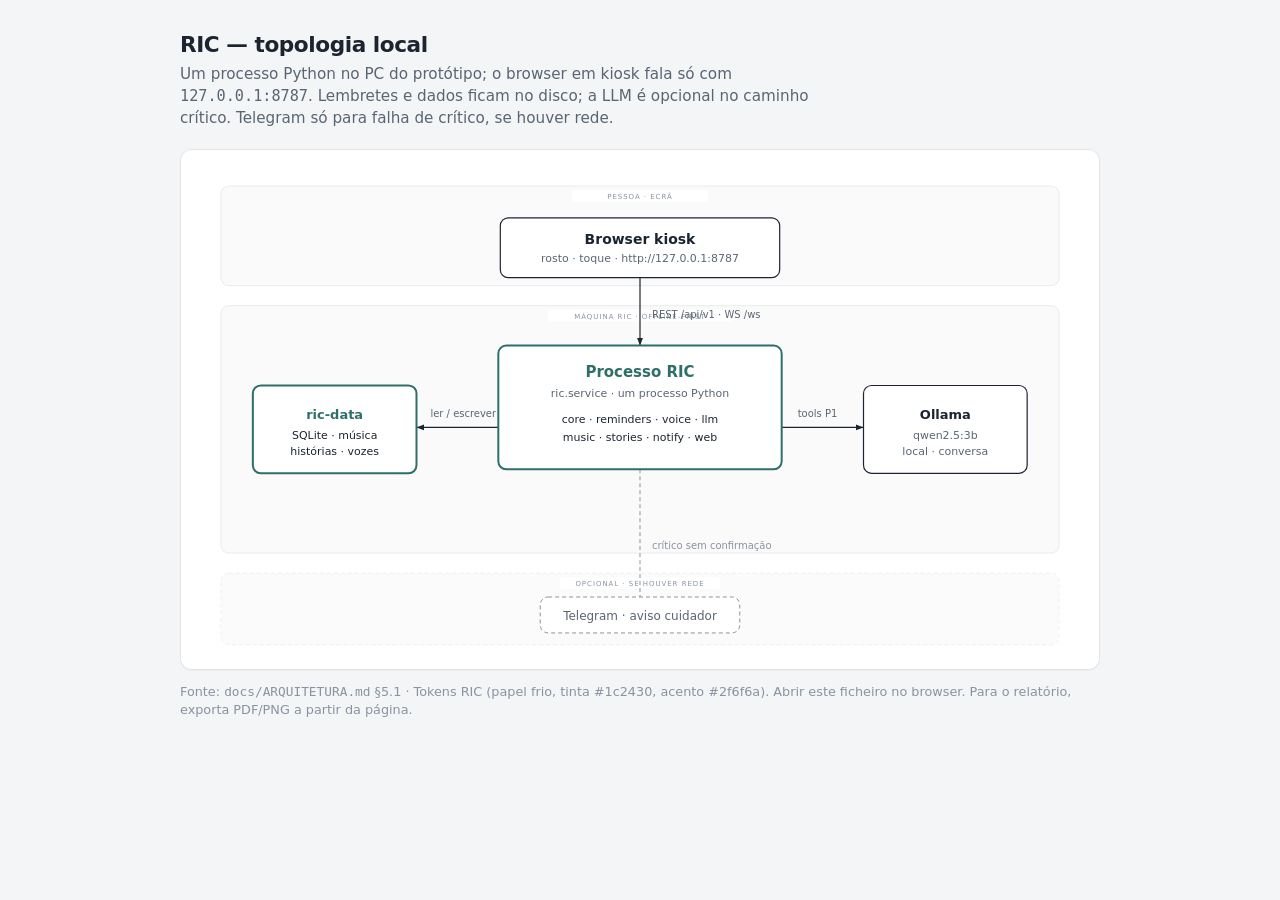
<file: docs/design/arquitetura-ric.html>
<!DOCTYPE html>
<html lang="pt-PT">
<head>
  <meta charset="utf-8" />
  <meta name="viewport" content="width=device-width, initial-scale=1" />
  <title>RIC — arquitetura local (PAP)</title>
  <style>
    :root {
      --paper: #f3f5f7;
      --ink: #1c2430;
      --muted: #5a6573;
      --soft: #8a93a0;
      --accent: #2f6f6a;
      --line: #1c2430;
    }
    * { box-sizing: border-box; }
    body {
      margin: 0;
      min-height: 100vh;
      background: var(--paper);
      color: var(--ink);
      font-family: "Segoe UI", "IBM Plex Sans", system-ui, sans-serif;
      display: flex;
      flex-direction: column;
      align-items: center;
      padding: 2rem 1rem 3rem;
    }
    header {
      width: min(920px, 100%);
      margin-bottom: 1.25rem;
    }
    header h1 {
      margin: 0 0 0.35rem;
      font-size: 1.35rem;
      font-weight: 650;
      letter-spacing: -0.02em;
    }
    header p {
      margin: 0;
      color: var(--muted);
      font-size: 0.95rem;
      line-height: 1.45;
      max-width: 42rem;
    }
    .frame {
      width: min(920px, 100%);
      background: #fff;
      border: 1px solid color-mix(in srgb, var(--ink) 12%, transparent);
      border-radius: 12px;
      overflow: hidden;
      box-shadow: 0 1px 0 color-mix(in srgb, var(--ink) 4%, transparent);
    }
    svg { display: block; width: 100%; height: auto; }
    footer {
      width: min(920px, 100%);
      margin-top: 0.85rem;
      font-size: 0.8rem;
      color: var(--soft);
      line-height: 1.4;
    }
  </style>
</head>
<body>
  <header>
    <h1>RIC — topologia local</h1>
    <p>
      Um processo Python no PC do protótipo; o browser em kiosk fala só com
      <code>127.0.0.1:8787</code>. Lembretes e dados ficam no disco; a LLM é opcional
      no caminho crítico. Telegram só para falha de crítico, se houver rede.
    </p>
  </header>

  <div class="frame" role="img" aria-label="Diagrama de arquitetura do RIC: ecrã tactile, processo RIC, dados locais, Ollama e Telegram opcional">
    <!--
      diagram-design: architecture
      profile: ric-pap (paper #f3f5f7, ink #1c2430, accent #2f6f6a)
      source: docs/ARQUITETURA.md §5.1
    -->
    <svg viewBox="0 0 920 520" xmlns="http://www.w3.org/2000/svg" font-family="'Segoe UI', 'IBM Plex Sans', system-ui, sans-serif">
      <defs>
        <marker id="arrow" viewBox="0 0 10 10" refX="9" refY="5" markerWidth="7" markerHeight="7" orient="auto-start-reverse">
          <path d="M 0 1.5 L 9 5 L 0 8.5 Z" fill="#1c2430" />
        </marker>
        <marker id="arrow-soft" viewBox="0 0 10 10" refX="9" refY="5" markerWidth="7" markerHeight="7" orient="auto-start-reverse">
          <path d="M 0 1.5 L 9 5 L 0 8.5 Z" fill="#8a93a0" />
        </marker>
      </defs>

      <rect width="920" height="520" fill="#ffffff" />

      <!-- Zone: pessoa -->
      <rect x="40" y="36" width="840" height="100" rx="8" fill="rgba(28,36,48,0.02)" stroke="rgba(28,36,48,0.10)" stroke-width="0.8" />
      <rect x="392" y="40" width="136" height="12" rx="2" fill="#ffffff" />
      <text x="460" y="49" fill="#8a93a0" font-size="7" text-anchor="middle" letter-spacing="0.14em">PESSOA · ECRÃ</text>

      <!-- Zone: máquina RIC -->
      <rect x="40" y="156" width="840" height="248" rx="8" fill="rgba(28,36,48,0.02)" stroke="rgba(28,36,48,0.10)" stroke-width="0.8" />
      <rect x="368" y="160" width="184" height="12" rx="2" fill="#ffffff" />
      <text x="460" y="169" fill="#8a93a0" font-size="7" text-anchor="middle" letter-spacing="0.14em">MÁQUINA RIC · OFFLINE-FIRST</text>

      <!-- Zone: opcional -->
      <rect x="40" y="424" width="840" height="72" rx="8" fill="rgba(28,36,48,0.015)" stroke="rgba(28,36,48,0.08)" stroke-width="0.8" stroke-dasharray="4,3" />
      <rect x="380" y="428" width="160" height="12" rx="2" fill="#ffffff" />
      <text x="460" y="437" fill="#8a93a0" font-size="7" text-anchor="middle" letter-spacing="0.14em">OPCIONAL · SE HOUVER REDE</text>

      <!-- Arrows (behind nodes) -->
      <!-- kiosk → ric -->
      <path d="M 460 128 V 196" fill="none" stroke="#1c2430" stroke-width="1.2" marker-end="url(#arrow)" />
      <text x="472" y="168" fill="#5a6573" font-size="10">REST /api/v1 · WS /ws</text>

      <!-- ric → sqlite -->
      <path d="M 318 278 H 236" fill="none" stroke="#1c2430" stroke-width="1.2" marker-end="url(#arrow)" />
      <text x="250" y="268" fill="#5a6573" font-size="10">ler / escrever</text>

      <!-- ric → ollama -->
      <path d="M 602 278 H 684" fill="none" stroke="#1c2430" stroke-width="1.2" marker-end="url(#arrow)" />
      <text x="618" y="268" fill="#5a6573" font-size="10">tools P1</text>

      <!-- ric → telegram (dashed) -->
      <path d="M 460 320 V 456" fill="none" stroke="#8a93a0" stroke-width="1" stroke-dasharray="4,3" marker-end="url(#arrow-soft)" />
      <text x="472" y="400" fill="#8a93a0" font-size="10">crítico sem confirmação</text>

      <!-- Node: kiosk -->
      <rect x="320" y="68" width="280" height="60" rx="8" fill="#ffffff" stroke="#1c2430" stroke-width="1.2" />
      <text x="460" y="94" fill="#1c2430" font-size="14" font-weight="600" text-anchor="middle">Browser kiosk</text>
      <text x="460" y="112" fill="#5a6573" font-size="11" text-anchor="middle">rosto · toque · http://127.0.0.1:8787</text>

      <!-- Node: processo RIC (focal) -->
      <rect x="318" y="196" width="284" height="124" rx="8" fill="#ffffff" stroke="#2f6f6a" stroke-width="2" />
      <text x="460" y="228" fill="#2f6f6a" font-size="15" font-weight="650" text-anchor="middle">Processo RIC</text>
      <text x="460" y="248" fill="#5a6573" font-size="11" text-anchor="middle">ric.service · um processo Python</text>
      <text x="460" y="274" fill="#1c2430" font-size="11" text-anchor="middle">core · reminders · voice · llm</text>
      <text x="460" y="292" fill="#1c2430" font-size="11" text-anchor="middle">music · stories · notify · web</text>

      <!-- Node: dados (focal store) -->
      <rect x="72" y="236" width="164" height="88" rx="8" fill="#ffffff" stroke="#2f6f6a" stroke-width="2" />
      <text x="154" y="270" fill="#2f6f6a" font-size="13" font-weight="650" text-anchor="middle">ric-data</text>
      <text x="154" y="290" fill="#1c2430" font-size="11" text-anchor="middle">SQLite · música</text>
      <text x="154" y="306" fill="#1c2430" font-size="11" text-anchor="middle">histórias · vozes</text>

      <!-- Node: Ollama -->
      <rect x="684" y="236" width="164" height="88" rx="8" fill="#ffffff" stroke="#1c2430" stroke-width="1.2" />
      <text x="766" y="270" fill="#1c2430" font-size="13" font-weight="600" text-anchor="middle">Ollama</text>
      <text x="766" y="290" fill="#5a6573" font-size="11" text-anchor="middle">qwen2.5:3b</text>
      <text x="766" y="306" fill="#5a6573" font-size="11" text-anchor="middle">local · conversa</text>

      <!-- Node: Telegram -->
      <rect x="360" y="448" width="200" height="36" rx="8" fill="#ffffff" stroke="#8a93a0" stroke-width="1" stroke-dasharray="4,3" />
      <text x="460" y="471" fill="#5a6573" font-size="12" text-anchor="middle">Telegram · aviso cuidador</text>
    </svg>
  </div>

  <footer>
    Fonte: <code>docs/ARQUITETURA.md</code> §5.1 · Tokens RIC (papel frio, tinta #1c2430, acento #2f6f6a).
    Abrir este ficheiro no browser. Para o relatório, exporta PDF/PNG a partir da página.
  </footer>
</body>
</html>
</file>
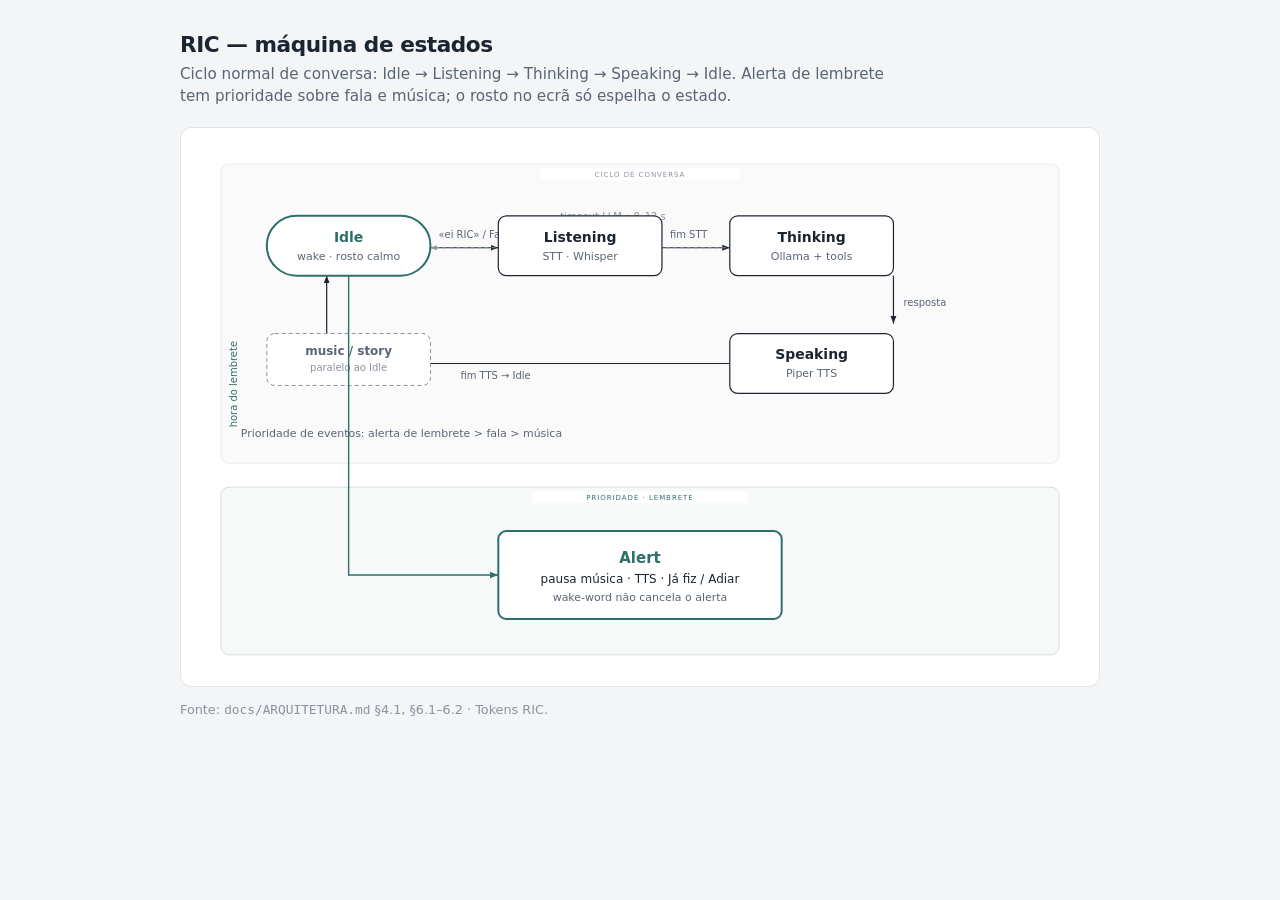
<file: docs/design/estados-ric.html>
<!DOCTYPE html>
<html lang="pt-PT">
<head>
  <meta charset="utf-8" />
  <meta name="viewport" content="width=device-width, initial-scale=1" />
  <title>RIC — máquina de estados</title>
  <style>
    :root {
      --paper: #f3f5f7;
      --ink: #1c2430;
      --muted: #5a6573;
      --soft: #8a93a0;
      --accent: #2f6f6a;
    }
    * { box-sizing: border-box; }
    body {
      margin: 0;
      min-height: 100vh;
      background: var(--paper);
      color: var(--ink);
      font-family: "Segoe UI", "IBM Plex Sans", system-ui, sans-serif;
      display: flex;
      flex-direction: column;
      align-items: center;
      padding: 2rem 1rem 3rem;
    }
    header { width: min(920px, 100%); margin-bottom: 1.25rem; }
    header h1 { margin: 0 0 0.35rem; font-size: 1.35rem; font-weight: 650; letter-spacing: -0.02em; }
    header p { margin: 0; color: var(--muted); font-size: 0.95rem; line-height: 1.45; max-width: 44rem; }
    .frame {
      width: min(920px, 100%);
      background: #fff;
      border: 1px solid color-mix(in srgb, var(--ink) 12%, transparent);
      border-radius: 12px;
      overflow: hidden;
    }
    svg { display: block; width: 100%; height: auto; }
    footer {
      width: min(920px, 100%);
      margin-top: 0.85rem;
      font-size: 0.8rem;
      color: var(--soft);
      line-height: 1.4;
    }
  </style>
</head>
<body>
  <header>
    <h1>RIC — máquina de estados</h1>
    <p>
      Ciclo normal de conversa: Idle → Listening → Thinking → Speaking → Idle.
      Alerta de lembrete tem prioridade sobre fala e música; o rosto no ecrã só espelha o estado.
    </p>
  </header>

  <div class="frame" role="img" aria-label="Máquina de estados do RIC com ciclo de voz e interrupção por alerta de lembrete">
    <!--
      diagram-design: state machine
      profile: ric-pap
      source: docs/ARQUITETURA.md §4.1, §6.2
    -->
    <svg viewBox="0 0 920 560" xmlns="http://www.w3.org/2000/svg" font-family="'Segoe UI', 'IBM Plex Sans', system-ui, sans-serif">
      <defs>
        <marker id="arrow" viewBox="0 0 10 10" refX="9" refY="5" markerWidth="7" markerHeight="7" orient="auto-start-reverse">
          <path d="M 0 1.5 L 9 5 L 0 8.5 Z" fill="#1c2430" />
        </marker>
        <marker id="arrow-accent" viewBox="0 0 10 10" refX="9" refY="5" markerWidth="7" markerHeight="7" orient="auto-start-reverse">
          <path d="M 0 1.5 L 9 5 L 0 8.5 Z" fill="#2f6f6a" />
        </marker>
        <marker id="arrow-soft" viewBox="0 0 10 10" refX="9" refY="5" markerWidth="7" markerHeight="7" orient="auto-start-reverse">
          <path d="M 0 1.5 L 9 5 L 0 8.5 Z" fill="#8a93a0" />
        </marker>
      </defs>

      <rect width="920" height="560" fill="#ffffff" />

      <!-- Zone: ciclo conversa -->
      <rect x="40" y="36" width="840" height="300" rx="8" fill="rgba(28,36,48,0.02)" stroke="rgba(28,36,48,0.10)" stroke-width="0.8" />
      <rect x="360" y="40" width="200" height="12" rx="2" fill="#ffffff" />
      <text x="460" y="49" fill="#8a93a0" font-size="7" text-anchor="middle" letter-spacing="0.14em">CICLO DE CONVERSA</text>

      <!-- Zone: prioridade -->
      <rect x="40" y="360" width="840" height="168" rx="8" fill="rgba(47,111,106,0.04)" stroke="rgba(47,111,106,0.25)" stroke-width="0.8" />
      <rect x="352" y="364" width="216" height="12" rx="2" fill="#ffffff" />
      <text x="460" y="373" fill="#2f6f6a" font-size="7" text-anchor="middle" letter-spacing="0.14em">PRIORIDADE · LEMBRETE</text>

      <!-- Cycle arrows -->
      <!-- Idle → Listening -->
      <path d="M 250 120 H 318" fill="none" stroke="#1c2430" stroke-width="1.2" marker-end="url(#arrow)" />
      <text x="258" y="110" fill="#5a6573" font-size="10">«ei RIC» / Falar</text>

      <!-- Listening → Thinking -->
      <path d="M 482 120 H 550" fill="none" stroke="#1c2430" stroke-width="1.2" marker-end="url(#arrow)" />
      <text x="490" y="110" fill="#5a6573" font-size="10">fim STT</text>

      <!-- Thinking → Speaking -->
      <path d="M 714 148 V 196" fill="none" stroke="#1c2430" stroke-width="1.2" marker-end="url(#arrow)" />
      <text x="724" y="178" fill="#5a6573" font-size="10">resposta</text>

      <!-- Speaking → Idle (L path) -->
      <path d="M 630 236 H 154 Q 146 236 146 228 V 148" fill="none" stroke="#1c2430" stroke-width="1.2" marker-end="url(#arrow)" />
      <text x="280" y="252" fill="#5a6573" font-size="10">fim TTS → Idle</text>

      <!-- Thinking timeout dashed back -->
      <path d="M 630 120 H 250" fill="none" stroke="#8a93a0" stroke-width="1" stroke-dasharray="4,3" marker-end="url(#arrow-soft)" />
      <text x="380" y="92" fill="#8a93a0" font-size="10">timeout LLM ~8–12 s</text>

      <!-- States: Idle (start-ish) -->
      <rect x="86" y="88" width="164" height="60" rx="30" fill="#ffffff" stroke="#2f6f6a" stroke-width="2" />
      <text x="168" y="114" fill="#2f6f6a" font-size="14" font-weight="650" text-anchor="middle">Idle</text>
      <text x="168" y="132" fill="#5a6573" font-size="11" text-anchor="middle">wake · rosto calmo</text>

      <!-- Listening -->
      <rect x="318" y="88" width="164" height="60" rx="8" fill="#ffffff" stroke="#1c2430" stroke-width="1.2" />
      <text x="400" y="114" fill="#1c2430" font-size="14" font-weight="600" text-anchor="middle">Listening</text>
      <text x="400" y="132" fill="#5a6573" font-size="11" text-anchor="middle">STT · Whisper</text>

      <!-- Thinking -->
      <rect x="550" y="88" width="164" height="60" rx="8" fill="#ffffff" stroke="#1c2430" stroke-width="1.2" />
      <text x="632" y="114" fill="#1c2430" font-size="14" font-weight="600" text-anchor="middle">Thinking</text>
      <text x="632" y="132" fill="#5a6573" font-size="11" text-anchor="middle">Ollama + tools</text>

      <!-- Speaking -->
      <rect x="550" y="206" width="164" height="60" rx="8" fill="#ffffff" stroke="#1c2430" stroke-width="1.2" />
      <text x="632" y="232" fill="#1c2430" font-size="14" font-weight="600" text-anchor="middle">Speaking</text>
      <text x="632" y="250" fill="#5a6573" font-size="11" text-anchor="middle">Piper TTS</text>

      <!-- Side states music/story -->
      <rect x="86" y="206" width="164" height="52" rx="8" fill="#ffffff" stroke="#8a93a0" stroke-width="1" stroke-dasharray="4,3" />
      <text x="168" y="228" fill="#5a6573" font-size="12" font-weight="600" text-anchor="middle">music / story</text>
      <text x="168" y="244" fill="#8a93a0" font-size="10" text-anchor="middle">paralelo ao Idle</text>

      <text x="60" y="310" fill="#5a6573" font-size="11">Prioridade de eventos: alerta de lembrete &gt; fala &gt; música</text>

      <!-- Alert node (focal) -->
      <rect x="318" y="404" width="284" height="88" rx="8" fill="#ffffff" stroke="#2f6f6a" stroke-width="2" />
      <text x="460" y="436" fill="#2f6f6a" font-size="15" font-weight="650" text-anchor="middle">Alert</text>
      <text x="460" y="456" fill="#1c2430" font-size="12" text-anchor="middle">pausa música · TTS · Já fiz / Adiar</text>
      <text x="460" y="474" fill="#5a6573" font-size="11" text-anchor="middle">wake-word não cancela o alerta</text>

      <!-- Into alert from anywhere (conceptual) -->
      <path d="M 168 148 V 448 H 318" fill="none" stroke="#2f6f6a" stroke-width="1.4" marker-end="url(#arrow-accent)" />
      <text x="56" y="300" fill="#2f6f6a" font-size="10" transform="rotate(-90 56 300)">hora do lembrete</text>
    </svg>
  </div>

  <footer>
    Fonte: <code>docs/ARQUITETURA.md</code> §4.1, §6.1–6.2 · Tokens RIC.
  </footer>
</body>
</html>
</file>
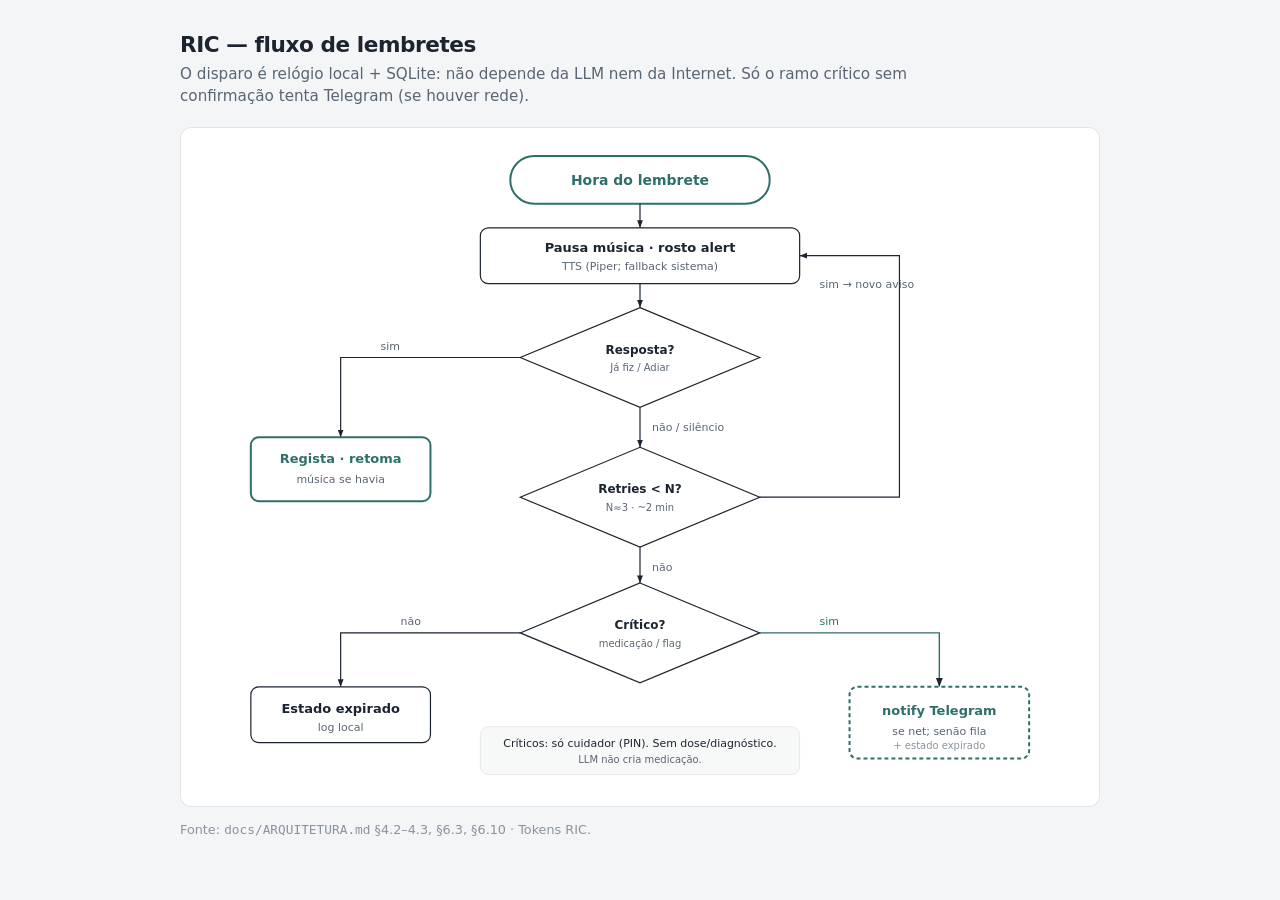
<file: docs/design/fluxo-lembretes-ric.html>
<!DOCTYPE html>
<html lang="pt-PT">
<head>
  <meta charset="utf-8" />
  <meta name="viewport" content="width=device-width, initial-scale=1" />
  <title>RIC — fluxo de lembretes</title>
  <style>
    :root {
      --paper: #f3f5f7;
      --ink: #1c2430;
      --muted: #5a6573;
      --soft: #8a93a0;
      --accent: #2f6f6a;
    }
    * { box-sizing: border-box; }
    body {
      margin: 0;
      min-height: 100vh;
      background: var(--paper);
      color: var(--ink);
      font-family: "Segoe UI", "IBM Plex Sans", system-ui, sans-serif;
      display: flex;
      flex-direction: column;
      align-items: center;
      padding: 2rem 1rem 3rem;
    }
    header { width: min(920px, 100%); margin-bottom: 1.25rem; }
    header h1 { margin: 0 0 0.35rem; font-size: 1.35rem; font-weight: 650; letter-spacing: -0.02em; }
    header p { margin: 0; color: var(--muted); font-size: 0.95rem; line-height: 1.45; max-width: 46rem; }
    .frame {
      width: min(920px, 100%);
      background: #fff;
      border: 1px solid color-mix(in srgb, var(--ink) 12%, transparent);
      border-radius: 12px;
      overflow: hidden;
    }
    svg { display: block; width: 100%; height: auto; }
    footer {
      width: min(920px, 100%);
      margin-top: 0.85rem;
      font-size: 0.8rem;
      color: var(--soft);
      line-height: 1.4;
    }
  </style>
</head>
<body>
  <header>
    <h1>RIC — fluxo de lembretes</h1>
    <p>
      O disparo é relógio local + SQLite: não depende da LLM nem da Internet.
      Só o ramo crítico sem confirmação tenta Telegram (se houver rede).
    </p>
  </header>

  <div class="frame" role="img" aria-label="Fluxograma do ciclo de lembretes do RIC">
    <!--
      diagram-design: flowchart
      profile: ric-pap
      source: docs/ARQUITETURA.md §4.2, §4.3, §6.3, §6.10
    -->
    <svg viewBox="0 0 920 680" xmlns="http://www.w3.org/2000/svg" font-family="'Segoe UI', 'IBM Plex Sans', system-ui, sans-serif">
      <defs>
        <marker id="arrow" viewBox="0 0 10 10" refX="9" refY="5" markerWidth="7" markerHeight="7" orient="auto-start-reverse">
          <path d="M 0 1.5 L 9 5 L 0 8.5 Z" fill="#1c2430" />
        </marker>
        <marker id="arrow-soft" viewBox="0 0 10 10" refX="9" refY="5" markerWidth="7" markerHeight="7" orient="auto-start-reverse">
          <path d="M 0 1.5 L 9 5 L 0 8.5 Z" fill="#8a93a0" />
        </marker>
      </defs>

      <rect width="920" height="680" fill="#ffffff" />

      <!-- Start -->
      <rect x="330" y="28" width="260" height="48" rx="24" fill="#ffffff" stroke="#2f6f6a" stroke-width="2" />
      <text x="460" y="57" fill="#2f6f6a" font-size="14" font-weight="650" text-anchor="middle">Hora do lembrete</text>

      <path d="M 460 76 V 100" fill="none" stroke="#1c2430" stroke-width="1.2" marker-end="url(#arrow)" />

      <!-- Interrupt -->
      <rect x="300" y="100" width="320" height="56" rx="8" fill="#ffffff" stroke="#1c2430" stroke-width="1.2" />
      <text x="460" y="124" fill="#1c2430" font-size="13" font-weight="600" text-anchor="middle">Pausa música · rosto alert</text>
      <text x="460" y="142" fill="#5a6573" font-size="11" text-anchor="middle">TTS (Piper; fallback sistema)</text>

      <path d="M 460 156 V 180" fill="none" stroke="#1c2430" stroke-width="1.2" marker-end="url(#arrow)" />

      <!-- Choice confirm -->
      <path d="M 460 180 L 580 230 L 460 280 L 340 230 Z" fill="#ffffff" stroke="#1c2430" stroke-width="1.2" />
      <text x="460" y="226" fill="#1c2430" font-size="12" font-weight="600" text-anchor="middle">Resposta?</text>
      <text x="460" y="244" fill="#5a6573" font-size="10" text-anchor="middle">Já fiz / Adiar</text>

      <!-- Yes branch left -->
      <path d="M 340 230 H 160 V 310" fill="none" stroke="#1c2430" stroke-width="1.2" marker-end="url(#arrow)" />
      <text x="200" y="222" fill="#5a6573" font-size="11">sim</text>

      <rect x="70" y="310" width="180" height="64" rx="8" fill="#ffffff" stroke="#2f6f6a" stroke-width="2" />
      <text x="160" y="336" fill="#2f6f6a" font-size="13" font-weight="650" text-anchor="middle">Regista · retoma</text>
      <text x="160" y="356" fill="#5a6573" font-size="11" text-anchor="middle">música se havia</text>

      <!-- No branch down -->
      <path d="M 460 280 V 320" fill="none" stroke="#1c2430" stroke-width="1.2" marker-end="url(#arrow)" />
      <text x="472" y="304" fill="#5a6573" font-size="11">não / silêncio</text>

      <!-- Retry diamond -->
      <path d="M 460 320 L 580 370 L 460 420 L 340 370 Z" fill="#ffffff" stroke="#1c2430" stroke-width="1.2" />
      <text x="460" y="366" fill="#1c2430" font-size="12" font-weight="600" text-anchor="middle">Retries &lt; N?</text>
      <text x="460" y="384" fill="#5a6573" font-size="10" text-anchor="middle">N≈3 · ~2 min</text>

      <!-- Retry yes loop -->
      <path d="M 580 370 H 720 V 128 H 620" fill="none" stroke="#1c2430" stroke-width="1.2" marker-end="url(#arrow)" />
      <text x="640" y="160" fill="#5a6573" font-size="11">sim → novo aviso</text>

      <!-- Retry no -->
      <path d="M 460 420 V 456" fill="none" stroke="#1c2430" stroke-width="1.2" marker-end="url(#arrow)" />
      <text x="472" y="444" fill="#5a6573" font-size="11">não</text>

      <!-- Critical? -->
      <path d="M 460 456 L 580 506 L 460 556 L 340 506 Z" fill="#ffffff" stroke="#1c2430" stroke-width="1.2" />
      <text x="460" y="502" fill="#1c2430" font-size="12" font-weight="600" text-anchor="middle">Crítico?</text>
      <text x="460" y="520" fill="#5a6573" font-size="10" text-anchor="middle">medicação / flag</text>

      <!-- Critical no -->
      <path d="M 340 506 H 160 V 560" fill="none" stroke="#1c2430" stroke-width="1.2" marker-end="url(#arrow)" />
      <text x="220" y="498" fill="#5a6573" font-size="11">não</text>

      <rect x="70" y="560" width="180" height="56" rx="8" fill="#ffffff" stroke="#1c2430" stroke-width="1.2" />
      <text x="160" y="586" fill="#1c2430" font-size="13" font-weight="600" text-anchor="middle">Estado expirado</text>
      <text x="160" y="604" fill="#5a6573" font-size="11" text-anchor="middle">log local</text>

      <!-- Critical yes -->
      <path d="M 580 506 H 760 V 560" fill="none" stroke="#2f6f6a" stroke-width="1.4" marker-end="url(#arrow)" />
      <text x="640" y="498" fill="#2f6f6a" font-size="11">sim</text>

      <rect x="670" y="560" width="180" height="72" rx="8" fill="#ffffff" stroke="#2f6f6a" stroke-width="2" stroke-dasharray="4,3" />
      <text x="760" y="588" fill="#2f6f6a" font-size="13" font-weight="650" text-anchor="middle">notify Telegram</text>
      <text x="760" y="608" fill="#5a6573" font-size="11" text-anchor="middle">se net; senão fila</text>
      <text x="760" y="622" fill="#8a93a0" font-size="10" text-anchor="middle">+ estado expirado</text>

      <!-- Ethics note -->
      <rect x="300" y="600" width="320" height="48" rx="8" fill="rgba(28,36,48,0.03)" stroke="rgba(28,36,48,0.10)" stroke-width="0.8" />
      <text x="460" y="620" fill="#1c2430" font-size="11" text-anchor="middle">Críticos: só cuidador (PIN). Sem dose/diagnóstico.</text>
      <text x="460" y="636" fill="#5a6573" font-size="10" text-anchor="middle">LLM não cria medicação.</text>
    </svg>
  </div>

  <footer>
    Fonte: <code>docs/ARQUITETURA.md</code> §4.2–4.3, §6.3, §6.10 · Tokens RIC.
  </footer>
</body>
</html>
</file>
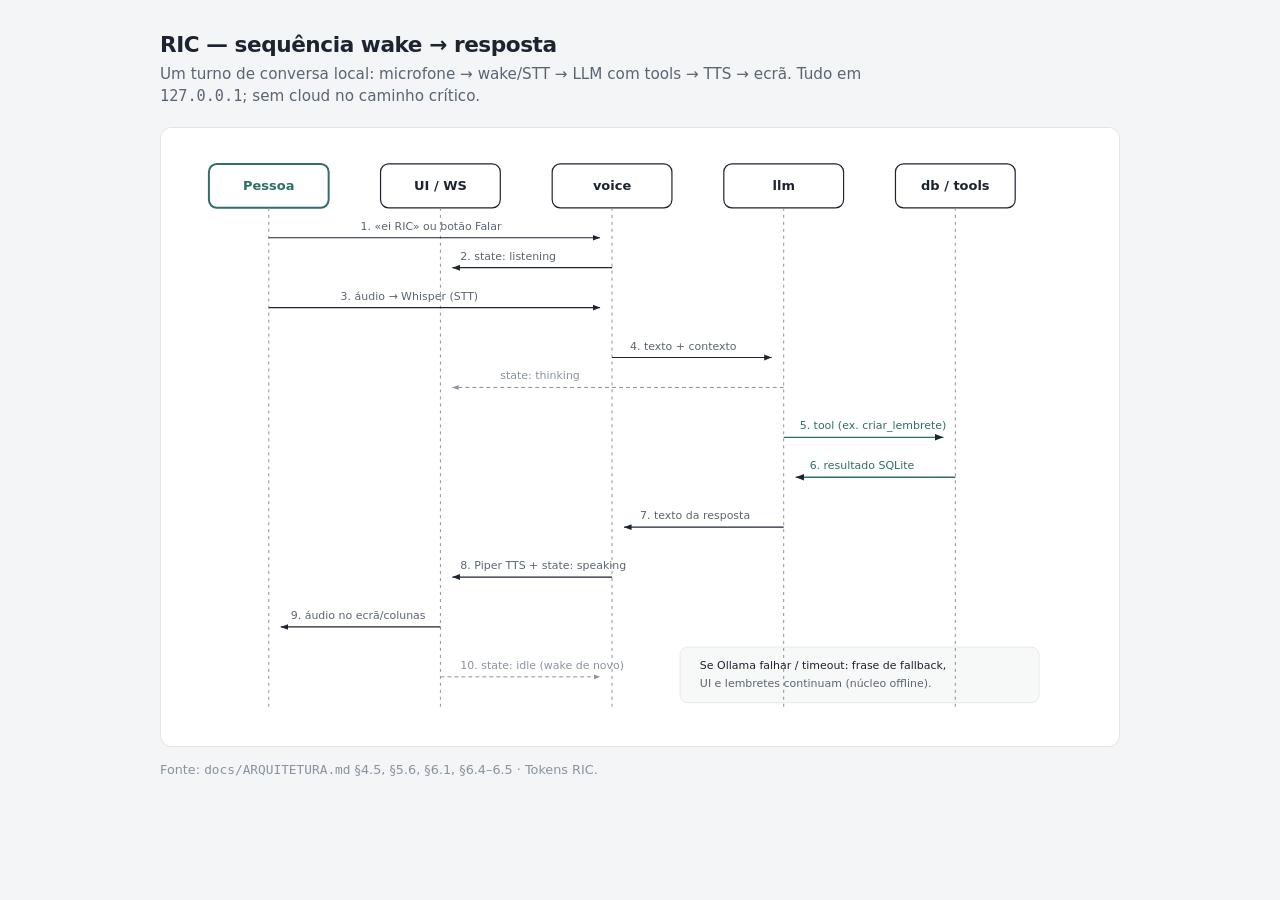
<file: docs/design/sequencia-voz-ric.html>
<!DOCTYPE html>
<html lang="pt-PT">
<head>
  <meta charset="utf-8" />
  <meta name="viewport" content="width=device-width, initial-scale=1" />
  <title>RIC — sequência de voz</title>
  <style>
    :root {
      --paper: #f3f5f7;
      --ink: #1c2430;
      --muted: #5a6573;
      --soft: #8a93a0;
      --accent: #2f6f6a;
    }
    * { box-sizing: border-box; }
    body {
      margin: 0;
      min-height: 100vh;
      background: var(--paper);
      color: var(--ink);
      font-family: "Segoe UI", "IBM Plex Sans", system-ui, sans-serif;
      display: flex;
      flex-direction: column;
      align-items: center;
      padding: 2rem 1rem 3rem;
    }
    header { width: min(960px, 100%); margin-bottom: 1.25rem; }
    header h1 { margin: 0 0 0.35rem; font-size: 1.35rem; font-weight: 650; letter-spacing: -0.02em; }
    header p { margin: 0; color: var(--muted); font-size: 0.95rem; line-height: 1.45; max-width: 46rem; }
    .frame {
      width: min(960px, 100%);
      background: #fff;
      border: 1px solid color-mix(in srgb, var(--ink) 12%, transparent);
      border-radius: 12px;
      overflow: hidden;
    }
    svg { display: block; width: 100%; height: auto; }
    footer {
      width: min(960px, 100%);
      margin-top: 0.85rem;
      font-size: 0.8rem;
      color: var(--soft);
      line-height: 1.4;
    }
  </style>
</head>
<body>
  <header>
    <h1>RIC — sequência wake → resposta</h1>
    <p>
      Um turno de conversa local: microfone → wake/STT → LLM com tools → TTS → ecrã.
      Tudo em <code>127.0.0.1</code>; sem cloud no caminho crítico.
    </p>
  </header>

  <div class="frame" role="img" aria-label="Diagrama de sequência do pipeline de voz do RIC">
    <!--
      diagram-design: sequence
      profile: ric-pap
      source: docs/ARQUITETURA.md §4.5, §5.6, §6.1, §6.4–6.5
    -->
    <svg viewBox="0 0 960 620" xmlns="http://www.w3.org/2000/svg" font-family="'Segoe UI', 'IBM Plex Sans', system-ui, sans-serif">
      <defs>
        <marker id="arrow" viewBox="0 0 10 10" refX="9" refY="5" markerWidth="7" markerHeight="7" orient="auto-start-reverse">
          <path d="M 0 1.5 L 9 5 L 0 8.5 Z" fill="#1c2430" />
        </marker>
        <marker id="arrow-soft" viewBox="0 0 10 10" refX="9" refY="5" markerWidth="7" markerHeight="7" orient="auto-start-reverse">
          <path d="M 0 1.5 L 9 5 L 0 8.5 Z" fill="#8a93a0" />
        </marker>
      </defs>

      <rect width="960" height="620" fill="#ffffff" />

      <!-- Lifeline headers -->
      <rect x="48" y="36" width="120" height="44" rx="8" fill="#ffffff" stroke="#2f6f6a" stroke-width="2" />
      <text x="108" y="62" fill="#2f6f6a" font-size="13" font-weight="650" text-anchor="middle">Pessoa</text>

      <rect x="220" y="36" width="120" height="44" rx="8" fill="#ffffff" stroke="#1c2430" stroke-width="1.2" />
      <text x="280" y="62" fill="#1c2430" font-size="13" font-weight="600" text-anchor="middle">UI / WS</text>

      <rect x="392" y="36" width="120" height="44" rx="8" fill="#ffffff" stroke="#1c2430" stroke-width="1.2" />
      <text x="452" y="62" fill="#1c2430" font-size="13" font-weight="600" text-anchor="middle">voice</text>

      <rect x="564" y="36" width="120" height="44" rx="8" fill="#ffffff" stroke="#1c2430" stroke-width="1.2" />
      <text x="624" y="62" fill="#1c2430" font-size="13" font-weight="600" text-anchor="middle">llm</text>

      <rect x="736" y="36" width="120" height="44" rx="8" fill="#ffffff" stroke="#1c2430" stroke-width="1.2" />
      <text x="796" y="62" fill="#1c2430" font-size="13" font-weight="600" text-anchor="middle">db / tools</text>

      <!-- Lifelines -->
      <line x1="108" y1="80" x2="108" y2="580" stroke="#8a93a0" stroke-width="1" stroke-dasharray="3,4" />
      <line x1="280" y1="80" x2="280" y2="580" stroke="#8a93a0" stroke-width="1" stroke-dasharray="3,4" />
      <line x1="452" y1="80" x2="452" y2="580" stroke="#8a93a0" stroke-width="1" stroke-dasharray="3,4" />
      <line x1="624" y1="80" x2="624" y2="580" stroke="#8a93a0" stroke-width="1" stroke-dasharray="3,4" />
      <line x1="796" y1="80" x2="796" y2="580" stroke="#8a93a0" stroke-width="1" stroke-dasharray="3,4" />

      <!-- 1 wake -->
      <path d="M 108 110 H 440" fill="none" stroke="#1c2430" stroke-width="1.2" marker-end="url(#arrow)" />
      <text x="200" y="102" fill="#5a6573" font-size="11">1. «ei RIC» ou botão Falar</text>

      <!-- 2 listening state -->
      <path d="M 452 140 H 292" fill="none" stroke="#1c2430" stroke-width="1.2" marker-end="url(#arrow)" />
      <text x="300" y="132" fill="#5a6573" font-size="11">2. state: listening</text>

      <!-- 3 audio / STT -->
      <path d="M 108 180 H 440" fill="none" stroke="#1c2430" stroke-width="1.2" marker-end="url(#arrow)" />
      <text x="180" y="172" fill="#5a6573" font-size="11">3. áudio → Whisper (STT)</text>

      <!-- 4 text to llm -->
      <path d="M 452 230 H 612" fill="none" stroke="#1c2430" stroke-width="1.2" marker-end="url(#arrow)" />
      <text x="470" y="222" fill="#5a6573" font-size="11">4. texto + contexto</text>

      <!-- thinking UI -->
      <path d="M 624 260 H 292" fill="none" stroke="#8a93a0" stroke-width="1" stroke-dasharray="4,3" marker-end="url(#arrow-soft)" />
      <text x="340" y="252" fill="#8a93a0" font-size="11">state: thinking</text>

      <!-- 5 tool call -->
      <path d="M 624 310 H 784" fill="none" stroke="#2f6f6a" stroke-width="1.4" marker-end="url(#arrow)" />
      <text x="640" y="302" fill="#2f6f6a" font-size="11">5. tool (ex. criar_lembrete)</text>

      <!-- 6 tool result -->
      <path d="M 796 350 H 636" fill="none" stroke="#2f6f6a" stroke-width="1.4" marker-end="url(#arrow)" />
      <text x="650" y="342" fill="#2f6f6a" font-size="11">6. resultado SQLite</text>

      <!-- 7 reply text -->
      <path d="M 624 400 H 464" fill="none" stroke="#1c2430" stroke-width="1.2" marker-end="url(#arrow)" />
      <text x="480" y="392" fill="#5a6573" font-size="11">7. texto da resposta</text>

      <!-- 8 TTS -->
      <path d="M 452 450 H 292" fill="none" stroke="#1c2430" stroke-width="1.2" marker-end="url(#arrow)" />
      <text x="300" y="442" fill="#5a6573" font-size="11">8. Piper TTS + state: speaking</text>

      <!-- 9 audio to person -->
      <path d="M 280 500 H 120" fill="none" stroke="#1c2430" stroke-width="1.2" marker-end="url(#arrow)" />
      <text x="130" y="492" fill="#5a6573" font-size="11">9. áudio no ecrã/colunas</text>

      <!-- 10 idle -->
      <path d="M 280 550 H 440" fill="none" stroke="#8a93a0" stroke-width="1" stroke-dasharray="4,3" marker-end="url(#arrow-soft)" />
      <text x="300" y="542" fill="#8a93a0" font-size="11">10. state: idle (wake de novo)</text>

      <!-- Note box -->
      <rect x="520" y="520" width="360" height="56" rx="8" fill="rgba(28,36,48,0.03)" stroke="rgba(28,36,48,0.10)" stroke-width="0.8" />
      <text x="540" y="542" fill="#1c2430" font-size="11">Se Ollama falhar / timeout: frase de fallback,</text>
      <text x="540" y="560" fill="#5a6573" font-size="11">UI e lembretes continuam (núcleo offline).</text>
    </svg>
  </div>

  <footer>
    Fonte: <code>docs/ARQUITETURA.md</code> §4.5, §5.6, §6.1, §6.4–6.5 · Tokens RIC.
  </footer>
</body>
</html>
</file>
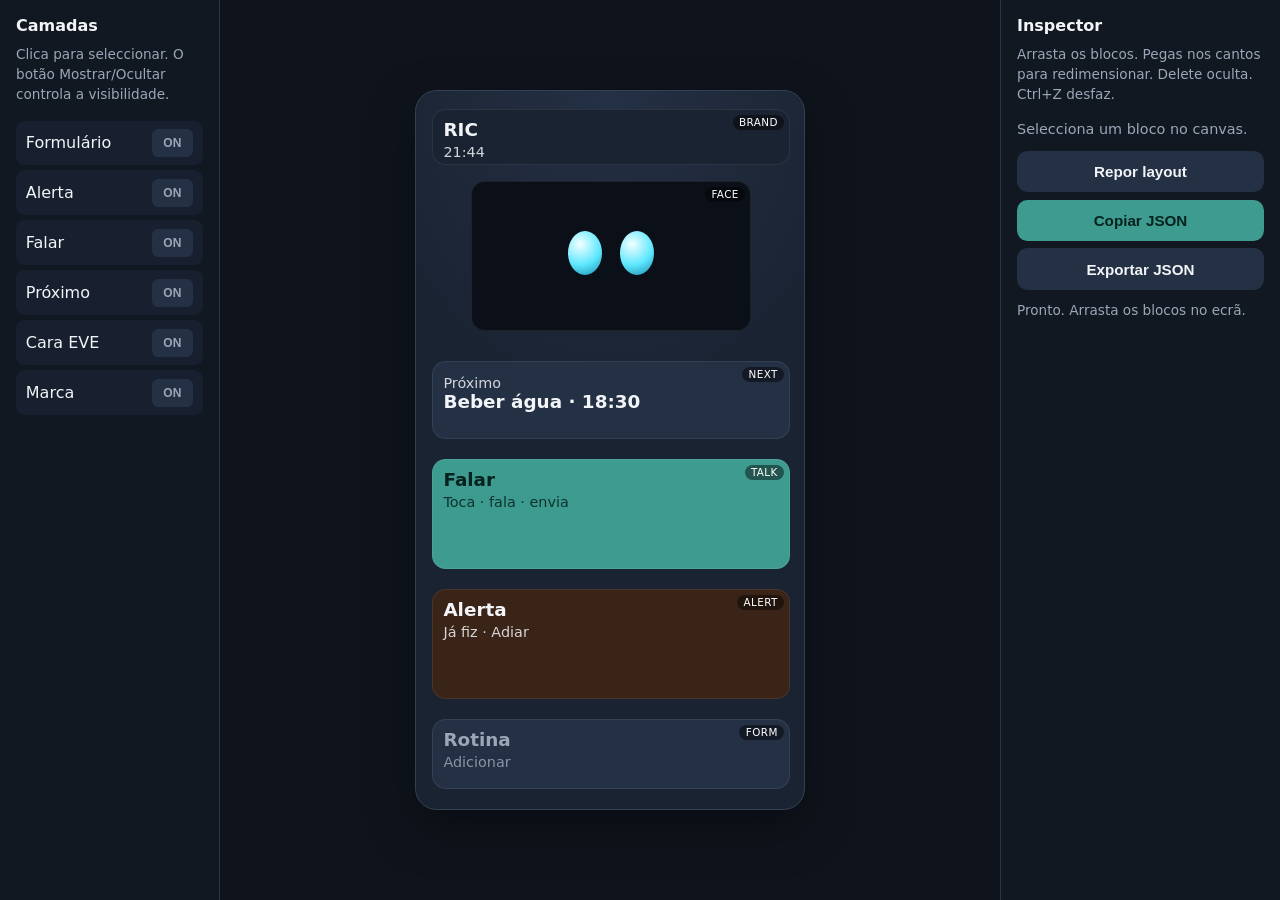
<file: docs/design/ui-board.html>
<!DOCTYPE html>
<html lang="pt">
<head>
  <meta charset="utf-8" />
  <meta name="viewport" content="width=device-width, initial-scale=1" />
  <title>RIC — editor de layout</title>
  <style>
    :root {
      --ui-bg: #0f141c;
      --panel: #121821;
      --stroke: #2a3545;
      --text: #f2f4f7;
      --muted: #9aa7b8;
      --accent: #3d9b8f;
      --accent-ink: #06221e;
      font-family: "Segoe UI", system-ui, sans-serif;
    }

    * { box-sizing: border-box; }

    body {
      margin: 0;
      min-height: 100vh;
      background: var(--ui-bg);
      color: var(--text);
      display: grid;
      grid-template-columns: 220px minmax(0, 1fr) 280px;
    }

    .panel {
      background: var(--panel);
      border-color: var(--stroke);
      border-style: solid;
      border-width: 0;
      padding: 1rem;
      overflow: auto;
    }

    .panel-left { border-right-width: 1px; }
    .panel-right { border-left-width: 1px; }

    h1, h2 {
      margin: 0 0 0.65rem;
      font-size: 1rem;
      font-weight: 650;
    }

    .hint {
      margin: 0 0 1rem;
      color: var(--muted);
      font-size: 0.85rem;
      line-height: 1.45;
    }

    .layers {
      list-style: none;
      margin: 0;
      padding: 0;
      display: flex;
      flex-direction: column;
      gap: 0.35rem;
    }

    .layer {
      display: grid;
      grid-template-columns: 1fr auto;
      gap: 0.35rem;
      align-items: center;
      padding: 0.45rem 0.55rem;
      border-radius: 0.55rem;
      background: #182030;
      color: var(--text);
      cursor: pointer;
      border: 1px solid transparent;
    }

    .layer.is-active {
      border-color: var(--accent);
      background: rgba(61, 155, 143, 0.14);
    }

    .layer.is-hidden { opacity: 0.45; }

    .layer button {
      border: 0;
      background: #243044;
      color: var(--muted);
      cursor: pointer;
      font-size: 0.75rem;
      font-weight: 650;
      letter-spacing: 0.02em;
      text-transform: uppercase;
      min-width: 2.6rem;
      min-height: 1.75rem;
      border-radius: 0.4rem;
      padding: 0 0.35rem;
    }

    .stage-wrap {
      display: grid;
      place-items: center;
      padding: 1.25rem;
      overflow: auto;
    }

    .canvas {
      position: relative;
      width: 390px;
      height: 720px;
      background: radial-gradient(120% 80% at 50% 0%, #243044 0%, #1a2332 55%);
      border: 1px solid #334155;
      border-radius: 1.35rem;
      overflow: hidden;
      box-shadow: 0 18px 48px rgba(0, 0, 0, 0.35);
      touch-action: none;
      user-select: none;
    }

    .block {
      position: absolute;
      border-radius: 0.85rem;
      padding: 0.55rem 0.65rem;
      overflow: hidden;
      cursor: grab;
      border: 1px solid rgba(255, 255, 255, 0.08);
    }

    .block.is-selected {
      outline: 2px solid var(--accent);
      outline-offset: 1px;
      z-index: 1000 !important;
    }

    .block.is-dragging { cursor: grabbing; }

    .block-label {
      position: absolute;
      top: 0.3rem;
      right: 0.3rem;
      font-size: 0.65rem;
      letter-spacing: 0.04em;
      text-transform: uppercase;
      background: rgba(0, 0, 0, 0.45);
      color: #fff;
      border-radius: 999px;
      padding: 0.1rem 0.4rem;
      pointer-events: none;
    }

    .block-title {
      margin: 0;
      font-weight: 700;
      font-size: 1.15rem;
    }

    .block-sub {
      margin: 0.25rem 0 0;
      font-size: 0.9rem;
      opacity: 0.85;
    }

    .face-preview {
      display: grid;
      grid-auto-flow: column;
      gap: 1.1rem;
      place-content: center;
      height: calc(100% - 0.4rem);
    }

    .eye-dot {
      width: 34px;
      height: 44px;
      border-radius: 50%;
      background: radial-gradient(circle at 35% 30%, #f2ffff, #5ee7ff 55%, #178aa8);
    }

    .handle {
      position: absolute;
      width: 12px;
      height: 12px;
      background: var(--accent);
      border: 2px solid #fff;
      border-radius: 2px;
      z-index: 2;
    }

    .handle.nw { left: -6px; top: -6px; cursor: nwse-resize; }
    .handle.ne { right: -6px; top: -6px; cursor: nesw-resize; }
    .handle.sw { left: -6px; bottom: -6px; cursor: nesw-resize; }
    .handle.se { right: -6px; bottom: -6px; cursor: nwse-resize; }

    .field {
      display: flex;
      flex-direction: column;
      gap: 0.25rem;
      margin-bottom: 0.65rem;
      color: var(--muted);
      font-size: 0.85rem;
    }

    .field input[type="number"],
    .field input[type="text"] {
      min-height: 2.4rem;
      border-radius: 0.55rem;
      border: 1px solid #3a4a60;
      background: #0f141c;
      color: var(--text);
      padding: 0 0.65rem;
      font-size: 0.95rem;
    }

    .field input[type="color"] {
      width: 100%;
      min-height: 2.4rem;
      border: 1px solid #3a4a60;
      border-radius: 0.55rem;
      background: transparent;
      padding: 0.15rem;
    }

    .field-row {
      display: grid;
      grid-template-columns: 1fr 1fr;
      gap: 0.5rem;
    }

    .check {
      display: flex;
      align-items: center;
      gap: 0.45rem;
      color: var(--text);
      font-size: 0.95rem;
      margin: 0.35rem 0 0.85rem;
    }

    .actions {
      display: grid;
      gap: 0.45rem;
      margin-top: 0.5rem;
    }

    .btn {
      min-height: 2.6rem;
      border: 0;
      border-radius: 0.65rem;
      font-weight: 600;
      font-size: 0.95rem;
      cursor: pointer;
      background: #243044;
      color: var(--text);
    }

    .btn-primary {
      background: var(--accent);
      color: var(--accent-ink);
    }

    .btn-danger {
      background: rgba(196, 92, 38, 0.25);
      color: #ffd8c2;
    }

    .status {
      margin: 0.75rem 0 0;
      min-height: 1.2rem;
      color: var(--muted);
      font-size: 0.85rem;
    }

    .empty {
      color: var(--muted);
      font-size: 0.9rem;
    }

    @media (max-width: 980px) {
      body {
        grid-template-columns: 1fr;
      }
      .panel-left,
      .panel-right {
        border-width: 0;
        border-bottom-width: 1px;
      }
    }
  </style>
</head>
<body>
  <aside class="panel panel-left" aria-label="Camadas">
    <h1>Camadas</h1>
    <p class="hint">Clica para seleccionar. O botão Mostrar/Ocultar controla a visibilidade.</p>
    <ul class="layers" id="layers"></ul>
  </aside>

  <main class="stage-wrap">
    <div
      class="canvas"
      id="canvas"
      role="application"
      aria-label="Canvas do ecrã RIC"
      tabindex="0"
    ></div>
  </main>

  <aside class="panel panel-right" aria-label="Inspector">
    <h2>Inspector</h2>
    <p class="hint">
      Arrasta os blocos. Pegas nos cantos para redimensionar. Delete oculta. Ctrl+Z desfaz.
    </p>
    <div id="inspector">
      <p class="empty">Selecciona um bloco no canvas.</p>
    </div>
    <div class="actions">
      <button type="button" class="btn" id="btn-reset">Repor layout</button>
      <button type="button" class="btn btn-primary" id="btn-copy">Copiar JSON</button>
      <button type="button" class="btn" id="btn-export">Exportar JSON</button>
    </div>
    <p class="status" id="status" role="status"></p>
  </aside>

  <script>
    (() => {
      const STORAGE_KEY = "ric_ui_layout"
      const CANVAS_W = 390
      const CANVAS_H = 720
      const MIN_SIZE = 48

      const DEFAULT_BLOCKS = [
        {
          id: "brand",
          label: "Marca",
          kind: "brand",
          x: 16,
          y: 18,
          w: 358,
          h: 56,
          bg: "#1a2332",
          color: "#f2f4f7",
          visible: true,
          z: 1,
        },
        {
          id: "face",
          label: "Cara EVE",
          kind: "face",
          x: 55,
          y: 90,
          w: 280,
          h: 150,
          bg: "#0b1018",
          color: "#5ee7ff",
          visible: true,
          z: 2,
        },
        {
          id: "next",
          label: "Próximo",
          kind: "next",
          x: 16,
          y: 270,
          w: 358,
          h: 78,
          bg: "#243044",
          color: "#f2f4f7",
          visible: true,
          z: 3,
        },
        {
          id: "talk",
          label: "Falar",
          kind: "talk",
          x: 16,
          y: 368,
          w: 358,
          h: 110,
          bg: "#3d9b8f",
          color: "#06221e",
          visible: true,
          z: 4,
        },
        {
          id: "alert",
          label: "Alerta",
          kind: "alert",
          x: 16,
          y: 498,
          w: 358,
          h: 110,
          bg: "#3a2418",
          color: "#f2f4f7",
          visible: true,
          z: 5,
        },
        {
          id: "form",
          label: "Formulário",
          kind: "form",
          x: 16,
          y: 628,
          w: 358,
          h: 70,
          bg: "#243044",
          color: "#9aa7b8",
          visible: true,
          z: 6,
        },
      ]

      const cloneBlocks = (list) => list.map((b) => ({ ...b }))

      const canvas = document.getElementById("canvas")
      const layersEl = document.getElementById("layers")
      const inspectorEl = document.getElementById("inspector")
      const statusEl = document.getElementById("status")
      const btnReset = document.getElementById("btn-reset")
      const btnCopy = document.getElementById("btn-copy")
      const btnExport = document.getElementById("btn-export")

      let blocks = cloneBlocks(DEFAULT_BLOCKS)
      let selectedId = null
      let history = []
      let drag = null
      let skipHistoryOnce = false

      const setStatus = (msg) => {
        statusEl.textContent = msg || ""
      }

      const pushHistory = () => {
        if (skipHistoryOnce) {
          skipHistoryOnce = false
          return
        }
        history.push(JSON.stringify(blocks))
        if (history.length > 40) history.shift()
      }

      const undo = () => {
        if (!history.length) {
          setStatus("Nada para desfazer.")
          return
        }
        blocks = JSON.parse(history.pop())
        if (!blocks.some((b) => b.id === selectedId)) selectedId = null
        persist()
        render()
        setStatus("Desfeito.")
      }

      const persist = () => {
        localStorage.setItem(
          STORAGE_KEY,
          JSON.stringify({
            version: 1,
            canvas: { w: CANVAS_W, h: CANVAS_H },
            blocks,
          })
        )
      }

      const load = () => {
        try {
          const raw = localStorage.getItem(STORAGE_KEY)
          if (!raw) return
          const data = JSON.parse(raw)
          if (!data || !Array.isArray(data.blocks)) return
          blocks = data.blocks.map((b) => {
            const base = DEFAULT_BLOCKS.find((d) => d.id === b.id) || {}
            return { ...base, ...b }
          })
        } catch {
          blocks = cloneBlocks(DEFAULT_BLOCKS)
        }
      }

      const getBlock = (id) => blocks.find((b) => b.id === id)

      const clampBlock = (b) => {
        b.w = Math.max(MIN_SIZE, Math.min(Number(b.w) || MIN_SIZE, CANVAS_W))
        b.h = Math.max(MIN_SIZE, Math.min(Number(b.h) || MIN_SIZE, CANVAS_H))
        b.x = Math.max(0, Math.min(Number(b.x) || 0, CANVAS_W - b.w))
        b.y = Math.max(0, Math.min(Number(b.y) || 0, CANVAS_H - b.h))
      }

      const exportPayload = () => ({
        version: 1,
        canvas: { w: CANVAS_W, h: CANVAS_H },
        blocks: blocks.map((b) => ({ ...b })),
      })

      const toHex = (value) => (/^#[0-9a-fA-F]{6}$/.test(value) ? value : "#243044")

      const blockInner = (b) => {
        if (b.kind === "face") {
          return (
            '<div class="face-preview" aria-hidden="true">' +
            '<span class="eye-dot"></span><span class="eye-dot"></span></div>'
          )
        }
        if (b.kind === "brand") {
          return '<p class="block-title">RIC</p><p class="block-sub">21:44</p>'
        }
        if (b.kind === "next") {
          return '<p class="block-sub">Próximo</p><p class="block-title">Beber água · 18:30</p>'
        }
        if (b.kind === "talk") {
          return '<p class="block-title">Falar</p><p class="block-sub">Toca · fala · envia</p>'
        }
        if (b.kind === "alert") {
          return '<p class="block-title">Alerta</p><p class="block-sub">Já fiz · Adiar</p>'
        }
        return '<p class="block-title">Rotina</p><p class="block-sub">Adicionar</p>'
      }

      const renderLayers = () => {
        const ordered = [...blocks].sort((a, b) => b.z - a.z)
        layersEl.innerHTML = ""
        for (const b of ordered) {
          const li = document.createElement("li")
          li.className =
            "layer" +
            (b.id === selectedId ? " is-active" : "") +
            (b.visible ? "" : " is-hidden")
          const name = document.createElement("span")
          name.textContent = b.label
          const eyeBtn = document.createElement("button")
          eyeBtn.type = "button"
          eyeBtn.textContent = b.visible ? "On" : "Off"
          eyeBtn.setAttribute(
            "aria-label",
            (b.visible ? "Ocultar " : "Mostrar ") + b.label
          )
          eyeBtn.addEventListener("click", (ev) => {
            ev.stopPropagation()
            pushHistory()
            b.visible = !b.visible
            if (!b.visible && selectedId === b.id) selectedId = null
            persist()
            render()
          })
          li.appendChild(name)
          li.appendChild(eyeBtn)
          li.addEventListener("click", () => {
            selectedId = b.id
            render()
          })
          layersEl.appendChild(li)
        }
      }

      const renderInspector = () => {
        const b = getBlock(selectedId)
        if (!b) {
          inspectorEl.innerHTML =
            '<p class="empty">Selecciona um bloco no canvas.</p>'
          return
        }

        inspectorEl.innerHTML = ""

        const addField = (labelText, inputEl) => {
          const label = document.createElement("label")
          label.className = "field"
          label.appendChild(document.createTextNode(labelText))
          label.appendChild(inputEl)
          return label
        }

        const nameInput = document.createElement("input")
        nameInput.type = "text"
        nameInput.value = b.label
        nameInput.disabled = true
        inspectorEl.appendChild(addField("Bloco", nameInput))

        const rowPos = document.createElement("div")
        rowPos.className = "field-row"
        const inputX = document.createElement("input")
        inputX.type = "number"
        inputX.id = "insp-x"
        inputX.value = String(Math.round(b.x))
        const inputY = document.createElement("input")
        inputY.type = "number"
        inputY.id = "insp-y"
        inputY.value = String(Math.round(b.y))
        rowPos.appendChild(addField("X", inputX))
        rowPos.appendChild(addField("Y", inputY))
        inspectorEl.appendChild(rowPos)

        const rowSize = document.createElement("div")
        rowSize.className = "field-row"
        const inputW = document.createElement("input")
        inputW.type = "number"
        inputW.id = "insp-w"
        inputW.value = String(Math.round(b.w))
        const inputH = document.createElement("input")
        inputH.type = "number"
        inputH.id = "insp-h"
        inputH.value = String(Math.round(b.h))
        rowSize.appendChild(addField("Largura", inputW))
        rowSize.appendChild(addField("Altura", inputH))
        inspectorEl.appendChild(rowSize)

        const inputBg = document.createElement("input")
        inputBg.type = "color"
        inputBg.value = toHex(b.bg)
        inspectorEl.appendChild(addField("Fundo", inputBg))

        const inputColor = document.createElement("input")
        inputColor.type = "color"
        inputColor.value = toHex(b.color)
        inspectorEl.appendChild(addField("Texto", inputColor))

        const checkLabel = document.createElement("label")
        checkLabel.className = "check"
        const check = document.createElement("input")
        check.type = "checkbox"
        check.checked = b.visible
        checkLabel.appendChild(check)
        checkLabel.appendChild(document.createTextNode(" Visível"))
        inspectorEl.appendChild(checkLabel)

        const hideBtn = document.createElement("button")
        hideBtn.type = "button"
        hideBtn.className = "btn btn-danger"
        hideBtn.textContent = "Apagar (ocultar)"
        inspectorEl.appendChild(hideBtn)

        const bindNum = (input, key) => {
          input.addEventListener("change", () => {
            pushHistory()
            b[key] = Number(input.value)
            clampBlock(b)
            persist()
            render()
          })
        }
        bindNum(inputX, "x")
        bindNum(inputY, "y")
        bindNum(inputW, "w")
        bindNum(inputH, "h")

        inputBg.addEventListener("input", () => {
          if (!drag) pushHistory()
          skipHistoryOnce = true
          b.bg = inputBg.value
          persist()
          applyBlockStyles(b)
        })
        inputColor.addEventListener("input", () => {
          if (!drag) pushHistory()
          skipHistoryOnce = true
          b.color = inputColor.value
          persist()
          applyBlockStyles(b)
        })
        check.addEventListener("change", () => {
          pushHistory()
          b.visible = check.checked
          if (!b.visible) selectedId = null
          persist()
          render()
        })
        hideBtn.addEventListener("click", () => {
          pushHistory()
          b.visible = false
          selectedId = null
          persist()
          render()
          setStatus("Bloco ocultado. Podes voltar a mostrar nas camadas.")
        })
      }

      const applyBlockStyles = (b) => {
        const node = canvas.querySelector('.block[data-id="' + b.id + '"]')
        if (!node) return
        node.style.background = b.bg
        node.style.color = b.color
      }

      const renderCanvas = () => {
        canvas.innerHTML = ""
        const ordered = [...blocks].sort((a, b) => a.z - b.z)
        for (const b of ordered) {
          if (!b.visible) continue
          clampBlock(b)
          const el = document.createElement("div")
          el.className = "block" + (b.id === selectedId ? " is-selected" : "")
          el.dataset.id = b.id
          el.style.left = b.x + "px"
          el.style.top = b.y + "px"
          el.style.width = b.w + "px"
          el.style.height = b.h + "px"
          el.style.background = b.bg
          el.style.color = b.color
          el.style.zIndex = String(b.z)
          el.setAttribute("tabindex", "0")
          el.setAttribute("aria-label", b.label)
          el.innerHTML =
            '<span class="block-label">' + b.id + "</span>" + blockInner(b)
          el.addEventListener("pointerdown", (ev) => onPointerDown(ev, b, "move"))
          if (b.id === selectedId) {
            for (const corner of ["nw", "ne", "sw", "se"]) {
              const handle = document.createElement("div")
              handle.className = "handle " + corner
              handle.dataset.corner = corner
              handle.addEventListener("pointerdown", (ev) => {
                ev.stopPropagation()
                onPointerDown(ev, b, "resize", corner)
              })
              el.appendChild(handle)
            }
          }
          canvas.appendChild(el)
        }
      }

      const render = () => {
        renderLayers()
        renderCanvas()
        renderInspector()
      }

      const onPointerDown = (ev, block, mode, corner) => {
        if (ev.button !== undefined && ev.button !== 0) return
        ev.preventDefault()
        selectedId = block.id
        pushHistory()
        const rect = canvas.getBoundingClientRect()
        drag = {
          mode,
          corner: corner || null,
          id: block.id,
          startX: ev.clientX,
          startY: ev.clientY,
          orig: { x: block.x, y: block.y, w: block.w, h: block.h },
          scaleX: CANVAS_W / rect.width,
          scaleY: CANVAS_H / rect.height,
        }
        try {
          canvas.setPointerCapture(ev.pointerId)
        } catch {
          /* ignore */
        }
        render()
        const node = canvas.querySelector('.block[data-id="' + block.id + '"]')
        if (node) node.classList.add("is-dragging")
      }

      const onPointerMove = (ev) => {
        if (!drag) return
        const b = getBlock(drag.id)
        if (!b) return
        const dx = (ev.clientX - drag.startX) * drag.scaleX
        const dy = (ev.clientY - drag.startY) * drag.scaleY
        if (drag.mode === "move") {
          b.x = drag.orig.x + dx
          b.y = drag.orig.y + dy
        } else {
          const c = drag.corner
          let x = drag.orig.x
          let y = drag.orig.y
          let w = drag.orig.w
          let h = drag.orig.h
          if (c.includes("e")) w = drag.orig.w + dx
          if (c.includes("s")) h = drag.orig.h + dy
          if (c.includes("w")) {
            w = drag.orig.w - dx
            x = drag.orig.x + dx
          }
          if (c.includes("n")) {
            h = drag.orig.h - dy
            y = drag.orig.y + dy
          }
          if (w < MIN_SIZE) {
            if (c.includes("w")) x = drag.orig.x + drag.orig.w - MIN_SIZE
            w = MIN_SIZE
          }
          if (h < MIN_SIZE) {
            if (c.includes("n")) y = drag.orig.y + drag.orig.h - MIN_SIZE
            h = MIN_SIZE
          }
          b.x = x
          b.y = y
          b.w = w
          b.h = h
        }
        clampBlock(b)
        const node = canvas.querySelector('.block[data-id="' + b.id + '"]')
        if (!node) return
        node.style.left = b.x + "px"
        node.style.top = b.y + "px"
        node.style.width = b.w + "px"
        node.style.height = b.h + "px"
      }

      const onPointerUp = () => {
        if (!drag) return
        drag = null
        persist()
        render()
      }

      canvas.addEventListener("pointermove", onPointerMove)
      canvas.addEventListener("pointerup", onPointerUp)
      canvas.addEventListener("pointercancel", onPointerUp)
      canvas.addEventListener("click", (ev) => {
        if (ev.target === canvas) {
          selectedId = null
          render()
        }
      })

      window.addEventListener("keydown", (ev) => {
        const tag = (ev.target && ev.target.tagName) || ""
        if (tag === "INPUT" || tag === "TEXTAREA") return
        if ((ev.key === "Delete" || ev.key === "Backspace") && selectedId) {
          ev.preventDefault()
          const b = getBlock(selectedId)
          if (!b) return
          pushHistory()
          b.visible = false
          selectedId = null
          persist()
          render()
          setStatus("Bloco ocultado.")
        }
        if ((ev.ctrlKey || ev.metaKey) && ev.key.toLowerCase() === "z") {
          ev.preventDefault()
          undo()
        }
      })

      btnReset.addEventListener("click", () => {
        pushHistory()
        blocks = cloneBlocks(DEFAULT_BLOCKS)
        selectedId = null
        localStorage.removeItem(STORAGE_KEY)
        render()
        setStatus("Layout reposto.")
      })

      btnCopy.addEventListener("click", async () => {
        const text = JSON.stringify(exportPayload(), null, 2)
        try {
          await navigator.clipboard.writeText(text)
          setStatus("JSON copiado. Cola no chat: «aplica este layout no RIC».")
        } catch {
          setStatus("Não consegui copiar. Usa Exportar JSON.")
        }
      })

      btnExport.addEventListener("click", () => {
        const text = JSON.stringify(exportPayload(), null, 2)
        const blob = new Blob([text], { type: "application/json" })
        const url = URL.createObjectURL(blob)
        const a = document.createElement("a")
        a.href = url
        a.download = "ric-ui-layout.json"
        a.click()
        URL.revokeObjectURL(url)
        setStatus("Ficheiro ric-ui-layout.json descarregado.")
      })

      load()
      render()
      setStatus("Pronto. Arrasta os blocos no ecrã.")
    })()
  </script>
</body>
</html>
</file>
